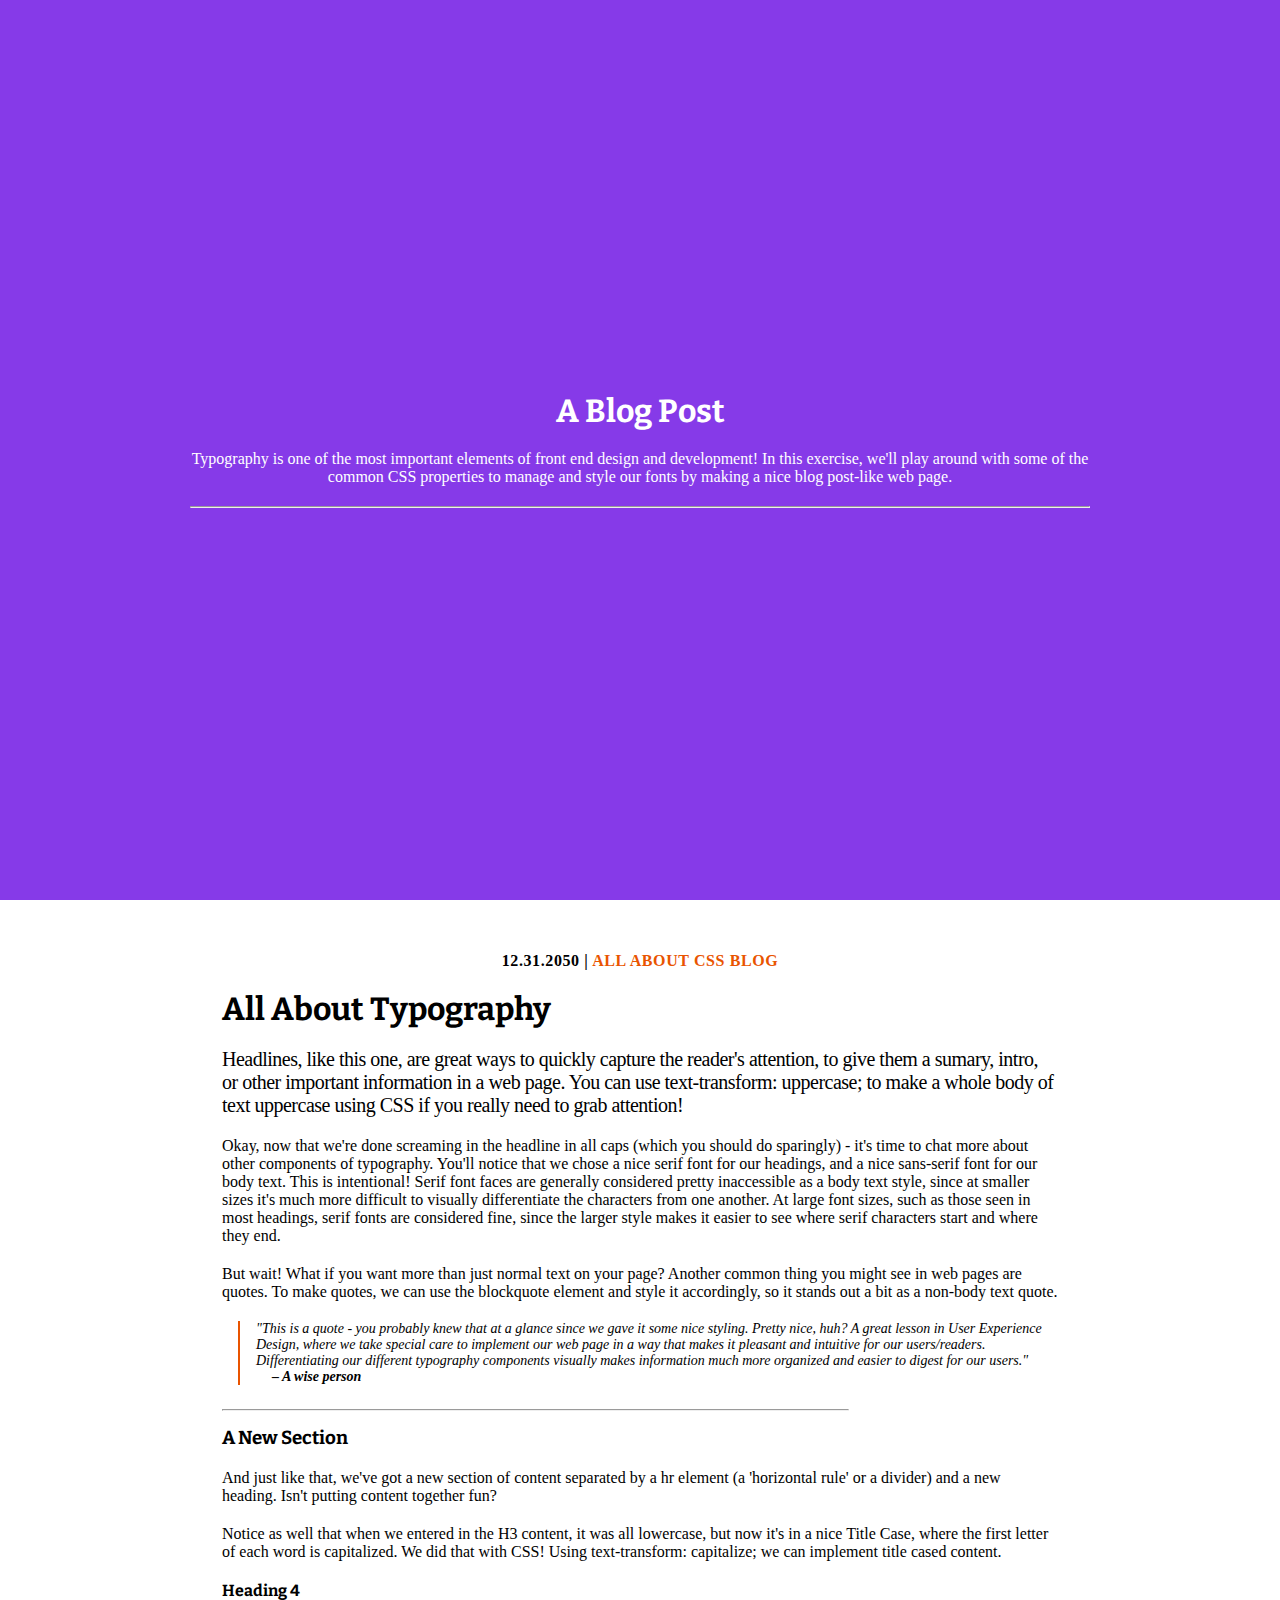
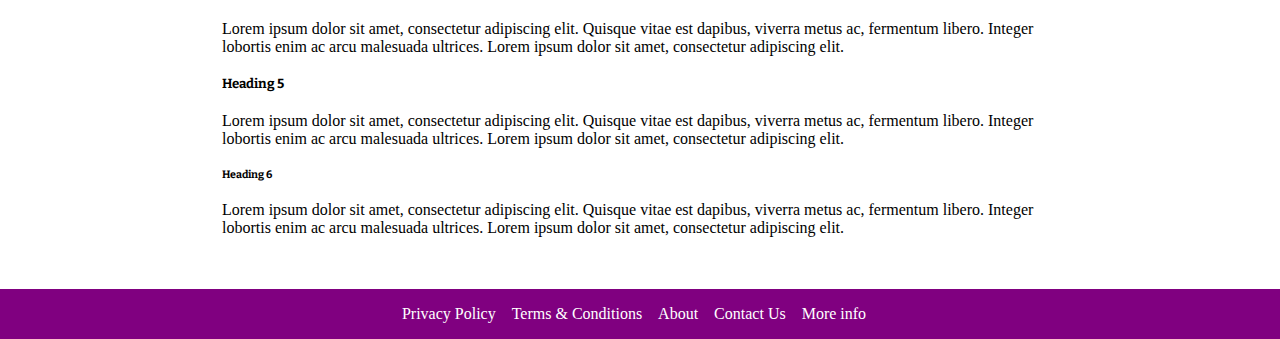
<file: index.html>
<!DOCTYPE html>
<html lang="en">
  <head>
    <meta charset="UTF-8" />
    <meta name="viewport" content="width=device-width, initial-scale=1.0" />
    <link rel="stylesheet" href="./style.css" />
    <link rel="preconnect" href="https://fonts.googleapis.com" />
    <link rel="preconnect" href="https://fonts.gstatic.com" crossorigin />
    <link
      href="https://fonts.googleapis.com/css2?family=Alexandria:wght@600&family=Bitter:wght@300;400;500;700&family=Inter:wght@400;500;800&family=Mukta:wght@300;400;500;700&family=Oleo+Script+Swash+Caps&family=Open+Sans:wght@400;600&family=Roboto:wght@100;400&display=swap"
      rel="stylesheet"
    />
    <title>BlogPost Project</title>
  </head>
  <body>
    <div class="hero">
      <h1 class="hero-heading">A Blog Post</h1>
      <p class="hero-p">
        Typography is one of the most important elements of front end design and
        development! In this exercise, we'll play around with some of the common
        CSS properties to manage and style our fonts by making a nice blog
        post-like web page.
      </p>
      <hr />
    </div>
    <div class="content">
      <p class="info">12.31.2050 | <span> ALL ABOUT CSS BLOG</span></p>
      <h1 class="first-h1">All About Typography</h1>
      <p class="first-para">
        Headlines, like this one, are great ways to quickly capture the reader's
        attention, to give them a sumary, intro, or other important information
        in a web page. You can use text-transform: uppercase; to make a whole
        body of text uppercase using CSS if you really need to grab attention!
      </p>
      <p>
        Okay, now that we're done screaming in the headline in all caps (which
        you should do sparingly) - it's time to chat more about other components
        of typography. You'll notice that we chose a nice serif font for our
        headings, and a nice sans-serif font for our body text. This is
        intentional! Serif font faces are generally considered pretty
        inaccessible as a body text style, since at smaller sizes it's much more
        difficult to visually differentiate the characters from one another. At
        large font sizes, such as those seen in most headings, serif fonts are
        considered fine, since the larger style makes it easier to see where
        serif characters start and where they end.
      </p>
      <p>
        But wait! What if you want more than just normal text on your page?
        Another common thing you might see in web pages are quotes. To make
        quotes, we can use the blockquote element and style it accordingly, so
        it stands out a bit as a non-body text quote.
      </p>
      <blockquote class="block-quote">
        "This is a quote - you probably knew that at a glance since we gave it
        some nice styling. Pretty nice, huh? A great lesson in User Experience
        Design, where we take special care to implement our web page in a way
        that makes it pleasant and intuitive for our users/readers.
        Differentiating our different typography components visually makes
        information much more organized and easier to digest for our users."
        <cite>– A wise person</cite>
      </blockquote>
      <hr style="margin-top: 24px" />

      <h3>A New Section</h3>
      <p>
        And just like that, we've got a new section of content separated by a hr
        element (a 'horizontal rule' or a divider) and a new heading. Isn't
        putting content together fun?
      </p>
      <p>
        Notice as well that when we entered in the H3 content, it was all
        lowercase, but now it's in a nice Title Case, where the first letter of
        each word is capitalized. We did that with CSS! Using text-transform:
        capitalize; we can implement title cased content.
      </p>
      <h4>Heading 4</h4>
      <p>
        Lorem ipsum dolor sit amet, consectetur adipiscing elit. Quisque vitae
        est dapibus, viverra metus ac, fermentum libero. Integer lobortis enim
        ac arcu malesuada ultrices. Lorem ipsum dolor sit amet, consectetur
        adipiscing elit.
      </p>
      <h5>Heading 5</h5>
      <p>
        Lorem ipsum dolor sit amet, consectetur adipiscing elit. Quisque vitae
        est dapibus, viverra metus ac, fermentum libero. Integer lobortis enim
        ac arcu malesuada ultrices. Lorem ipsum dolor sit amet, consectetur
        adipiscing elit.
      </p>
      <h6>Heading 6</h6>
      <p>
        Lorem ipsum dolor sit amet, consectetur adipiscing elit. Quisque vitae
        est dapibus, viverra metus ac, fermentum libero. Integer lobortis enim
        ac arcu malesuada ultrices. Lorem ipsum dolor sit amet, consectetur
        adipiscing elit.
      </p>
    </div>
    <footer>
      <ul>
        <li><a>Privacy Policy</a></li>
        <li><a>Terms & Conditions</a></li>
        <li><a>About</a></li>
        <li><a>Contact Us</a></li>
        <li><a>More info</a></li>
      </ul>
    </footer>
  </body>
</html>
</file>
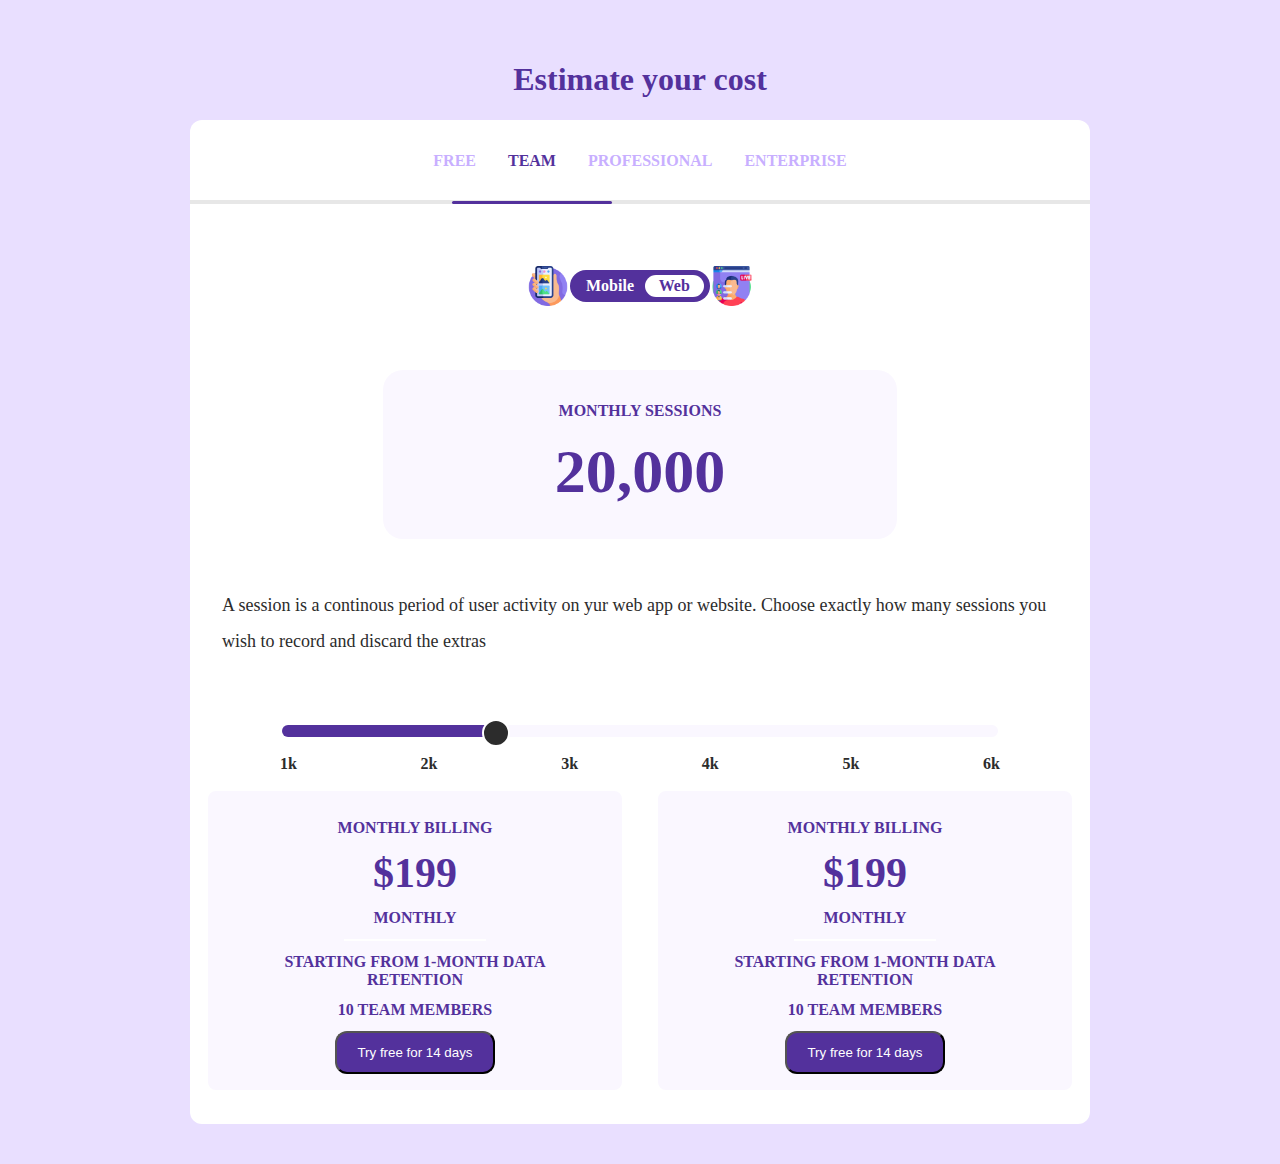
<file: cost estimate project/index.html>
<!DOCTYPE html>
<html lang="en">
  <head>
    <meta charset="UTF-8" />
    <meta name="viewport" content="width=device-width, initial-scale=1.0" />
    <link rel="stylesheet" href="./style.css" />
    <title>Document</title>
  </head>
  <body>
    <h1>Estimate your cost</h1>
    <div class="container">
      <div class="tabs">
        <p>Free</p>
        <p class="active">team</p>
        <p>professional</p>
        <p>enterprise</p>
      </div>
      <div class="line"></div>
      <div class="toggle-wrapper">
        <img src="./images/icon1.png" />
        <div class="toggle">
          <span>Mobile</span>
          <span>Web</span>
        </div>
        <img src="./images/icon2.png" />
      </div>
      <!-- sessions container -->
      <div class="sessions">
        <p>Monthly sessions</p>
        <p>20,000</p>
      </div>
      <p class="description">
        A session is a continous period of user activity on yur web app or
        website. Choose exactly how many sessions you wish to record and discard
        the extras
      </p>
      <div class="scroller">
        <div class="scroll-bar">
          <div class="scroll">
            <div class="point"></div>
          </div>
        </div>
      </div>
      <div class="scroll-progress">
        <ul>
          <li>1k</li>
          <li>2k</li>
          <li>3k</li>
          <li>4k</li>
          <li>5k</li>
          <li>6k</li>
        </ul>
      </div>
      <div class="card-wrapper">
        <card class="card cardss">
          <p>MOnthly Billing</p>
          <p class="price">$199</p>
          <p>Monthly</p>
          <hr />
          <p>Starting from 1-month data retention</p>
          <p>10 team members</p>
          <button class="button">Try free for 14 days</button>
        </card>
        <card class="card">
          <p>MOnthly Billing</p>
          <p class="price">$199</p>
          <p>Monthly</p>
          <hr />
          <p>Starting from 1-month data retention</p>
          <p>10 team members</p>
          <button class="button">Try free for 14 days</button>
        </card>
      </div>
    </div>
  </body>
</html>
</file>
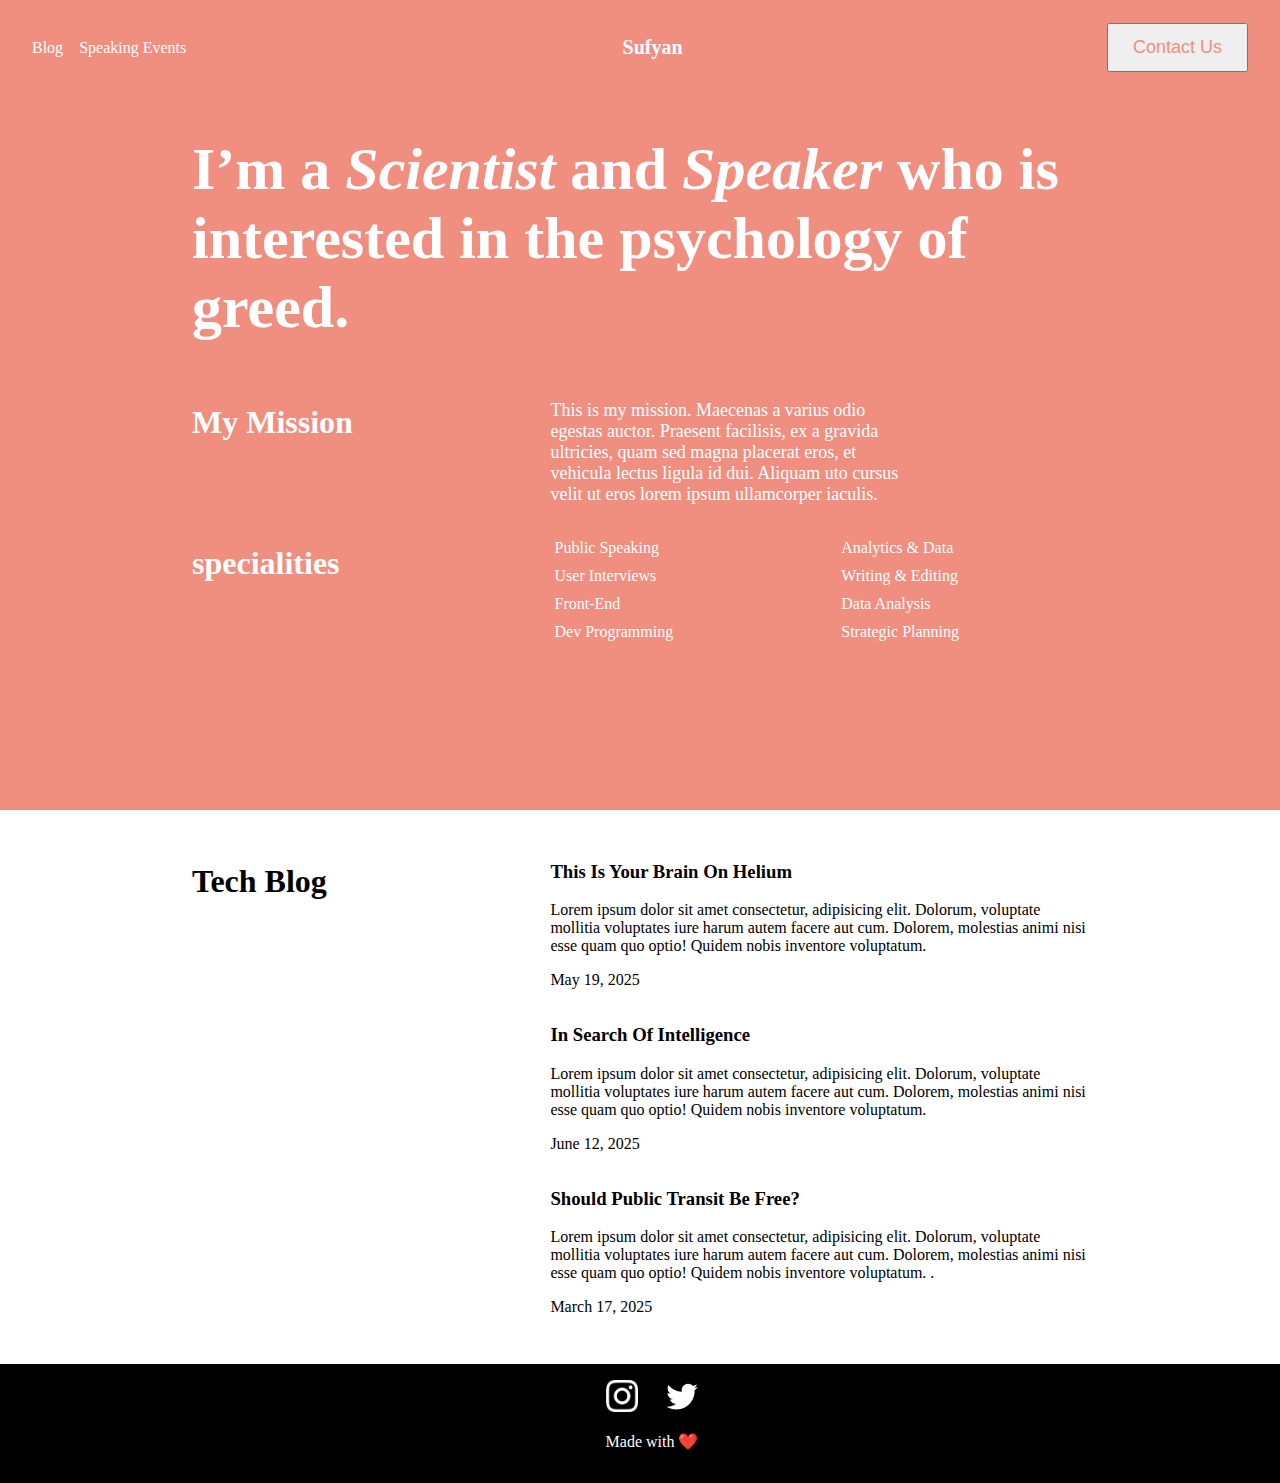
<file: project CV/index.html>
<!DOCTYPE html>
<html lang="en">
  <head>
    <meta charset="UTF-8" />
    <meta name="viewport" content="width=device-width, initial-scale=1.0" />
    <link rel="stylesheet" href="./style.css" />
    <title>Document</title>
  </head>
  <body>
    <section class="hero">
      <header class="header">
        <nav class="navbar">
          <a href="#">Blog</a>
          <a href="#">Speaking Events</a>
        </nav>
        <p>Sufyan</p>
        <button class="nav-btn">Contact Us</button>
      </header>
      <div class="hero-content">
        <h1 class="heading-primary">
          I’m a <em>Scientist</em> and <em>Speaker</em> who is interested in the
          psychology of greed.
        </h1>
      </div>
      <div class="skills-section">
        <h1>My Mission</h1>
        <p>
          This is my mission. Maecenas a varius odio egestas auctor. Praesent
          facilisis, ex a gravida ultricies, quam sed magna placerat eros, et
          vehicula lectus ligula id dui. Aliquam uto cursus velit ut eros lorem
          ipsum ullamcorper iaculis.
        </p>
      </div>
      <div class="skilled-section">
        <h1>specialities</h1>
        <div class="skills-div">
          <div>
          <ul class="skills">
            <li>Public Speaking</li>
            <li>User Interviews</li>
            <li>Front-End </li>
            <li>Dev Programming</li>
            </ul>
          </div>
        <div class="skills-2">
            <ul>
            <li>Analytics & Data</li>
            <li>Writing & Editing</li>
            <li>Data Analysis</li>
            <li>Strategic Planning</li>
            </ul>
          </div>
            </div>
          
        </div>
        </div>
      </div>
    </section>
    <section class="blog">
      <div class="blog-content">
        <div class="blog-heading"><h1>Tech Blog</h1></div>
        <div class="blog-p">
          <h3>
            This Is Your Brain On Helium</h3>
          <p>Lorem ipsum dolor sit amet consectetur, adipisicing elit. Dolorum, voluptate mollitia voluptates iure harum autem facere aut cum. Dolorem, molestias animi nisi esse quam quo optio! Quidem nobis inventore voluptatum.</p>
          <p>May 19, 2025</p>
        </div>
      </div>
      <div class="blog-content">
        <div class="blog-heading"></div>
        <div class="blog-p">
          <h3>
            In Search Of Intelligence</h3>
          <p>Lorem ipsum dolor sit amet consectetur, adipisicing elit. Dolorum, voluptate mollitia voluptates iure harum autem facere aut cum. Dolorem, molestias animi nisi esse quam quo optio! Quidem nobis inventore voluptatum.</p>
          <p>June 12, 2025</p>
        </div>
      </div>
      <div class="blog-content">
        <div class="blog-heading"></div>
        <div class="blog-p">
          <h3>
            Should Public Transit Be Free?</h3>
          <p>Lorem ipsum dolor sit amet consectetur, adipisicing elit. Dolorum, voluptate mollitia voluptates iure harum autem facere aut cum. Dolorem, molestias animi nisi esse quam quo optio! Quidem nobis inventore voluptatum.

            .</p>
          <p>March 17, 2025</p>
        </div>
      </div>
    </section>
    <footer class="footer">
      <div class="footer-content">
        <img src="./images/instagram.png" alt="instagram-icon">
        <img src="./images/twitter.png" alt="twitter icon"> 
        <p>Made with ❤️</p>
      </div>
    </footer>
  </body>
</html>
</file>
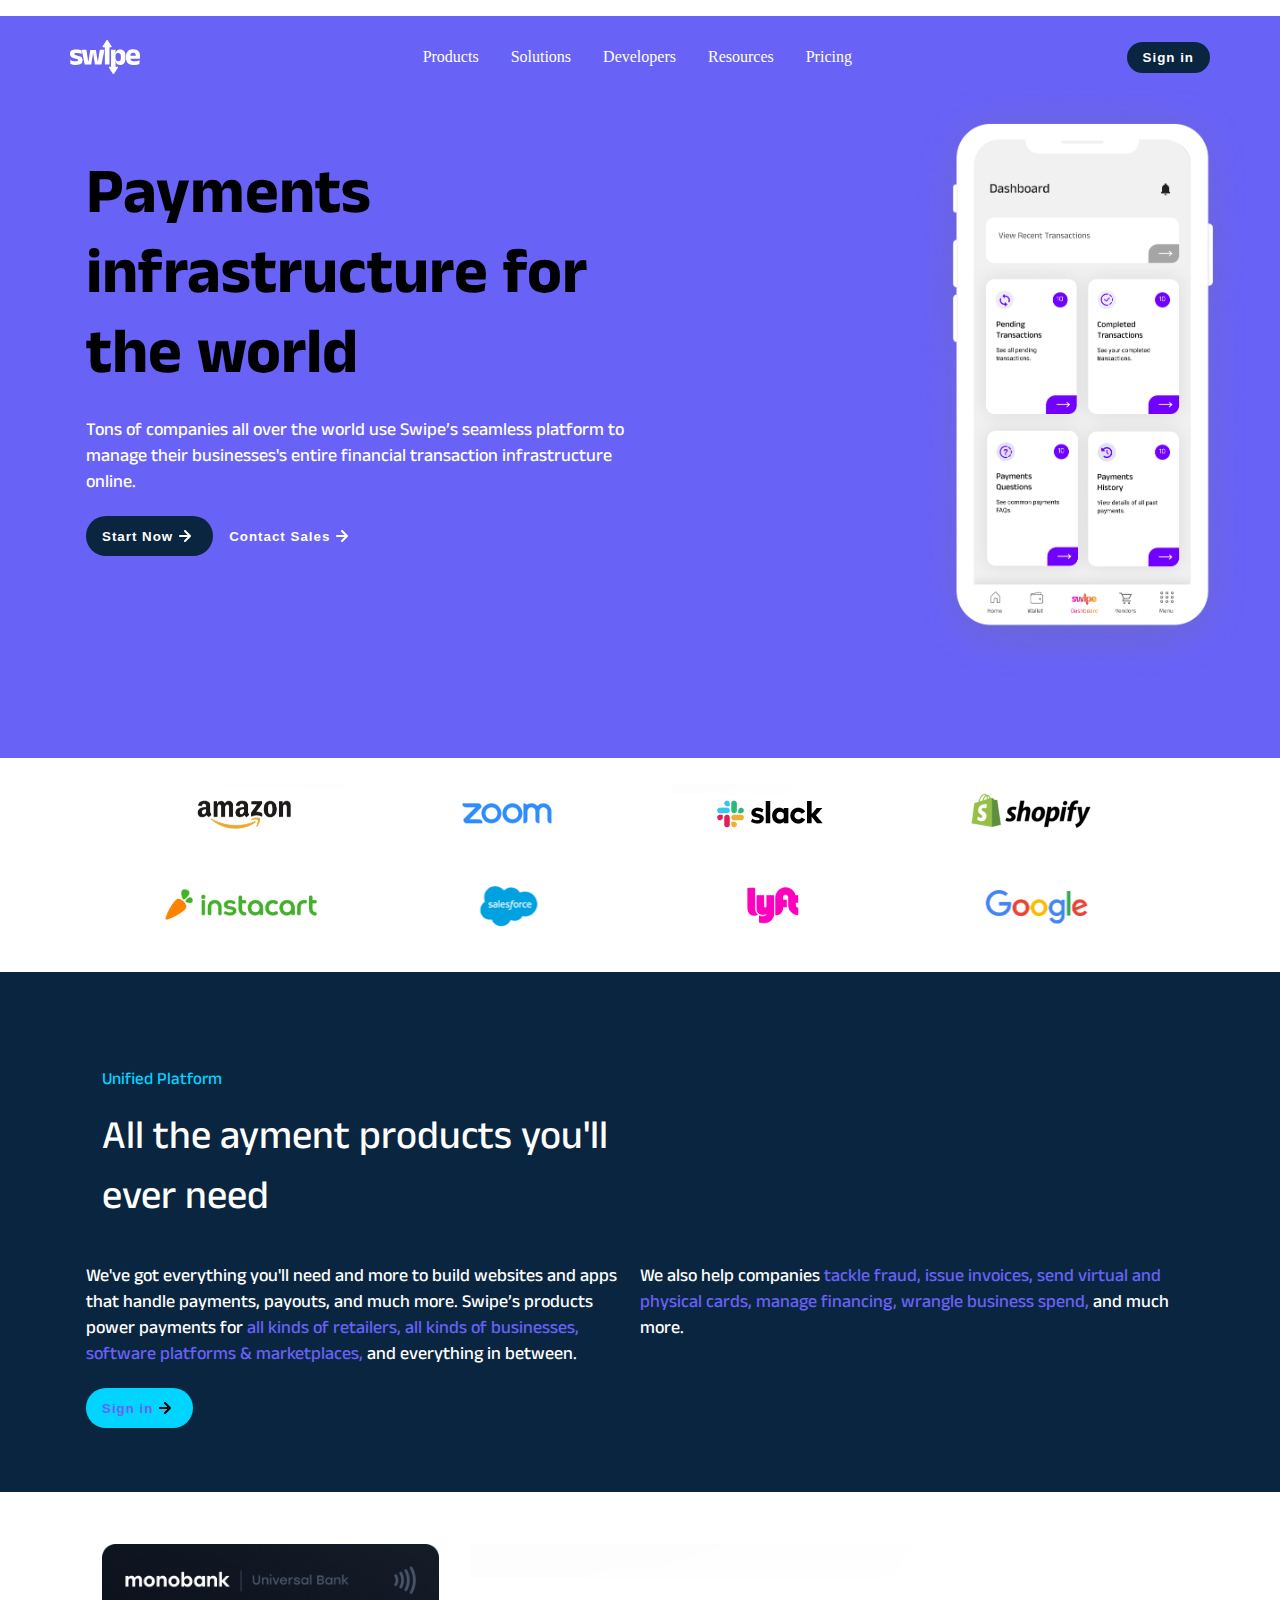
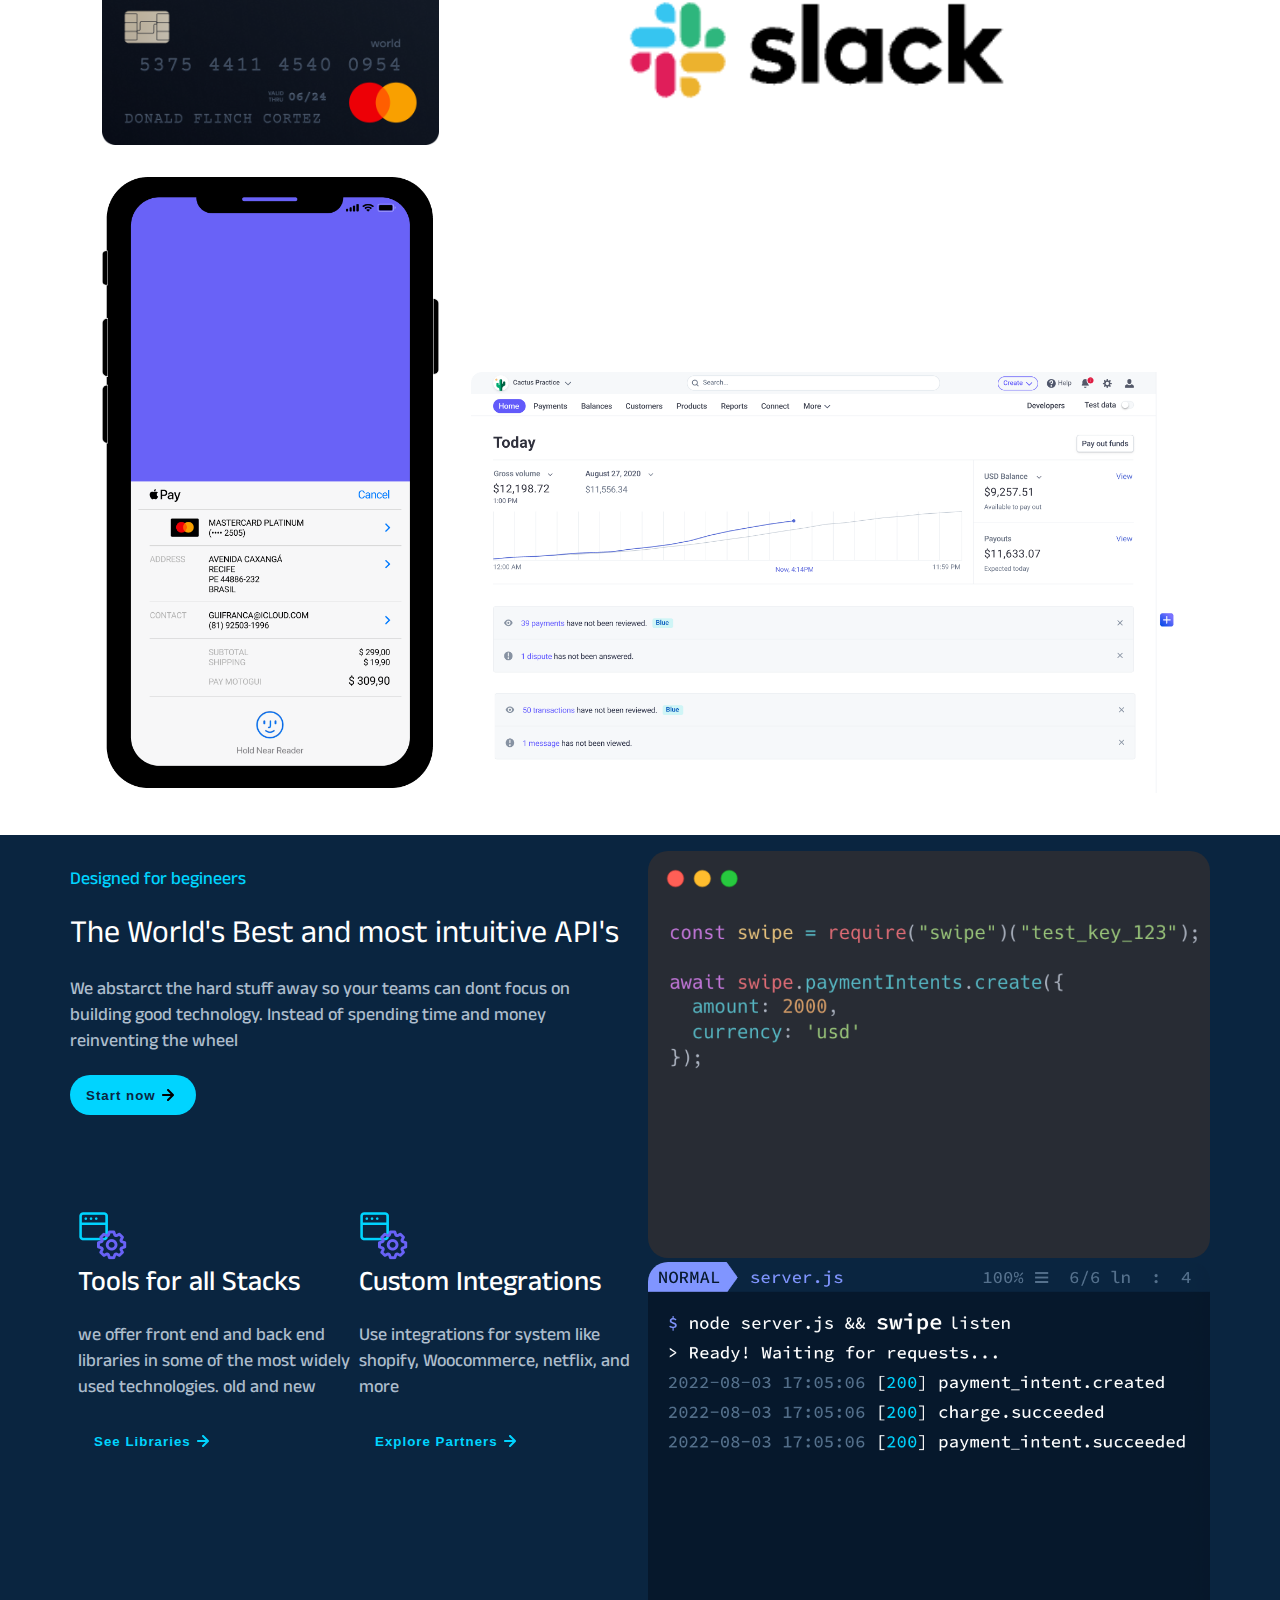
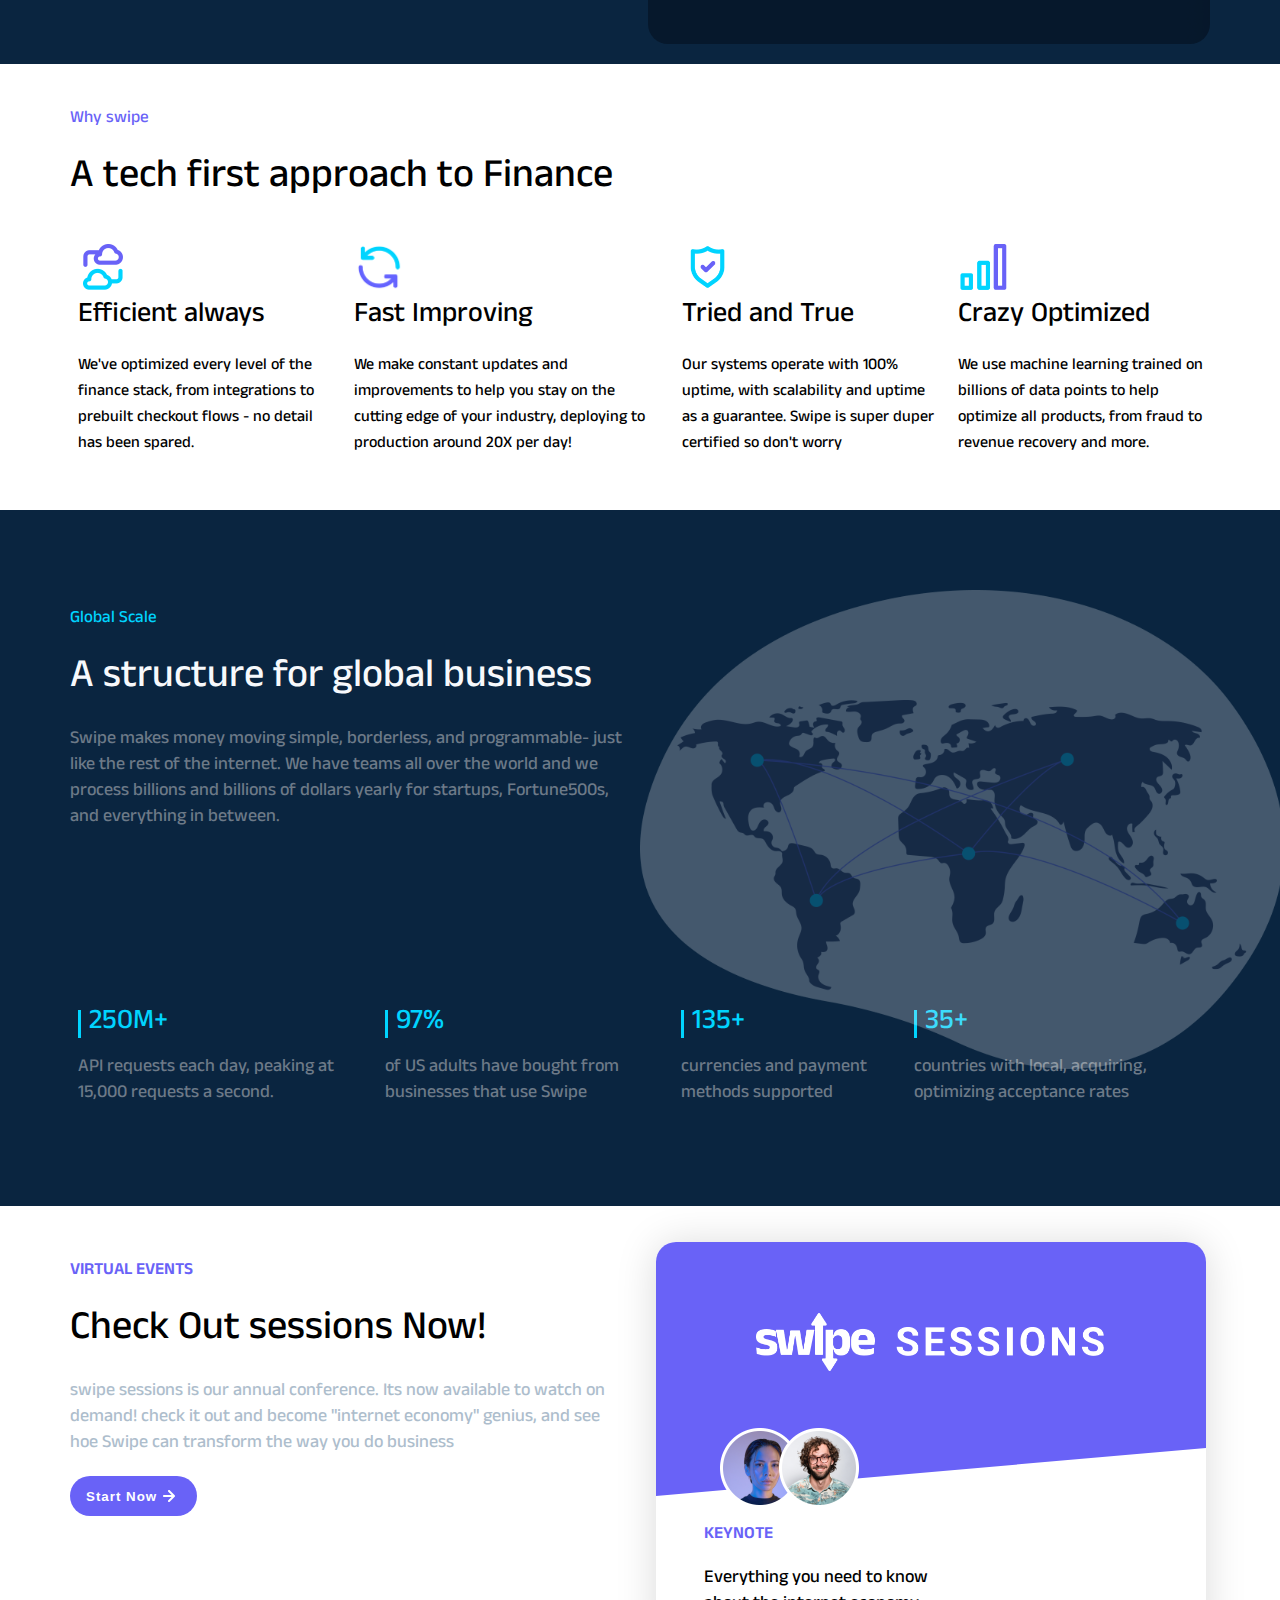
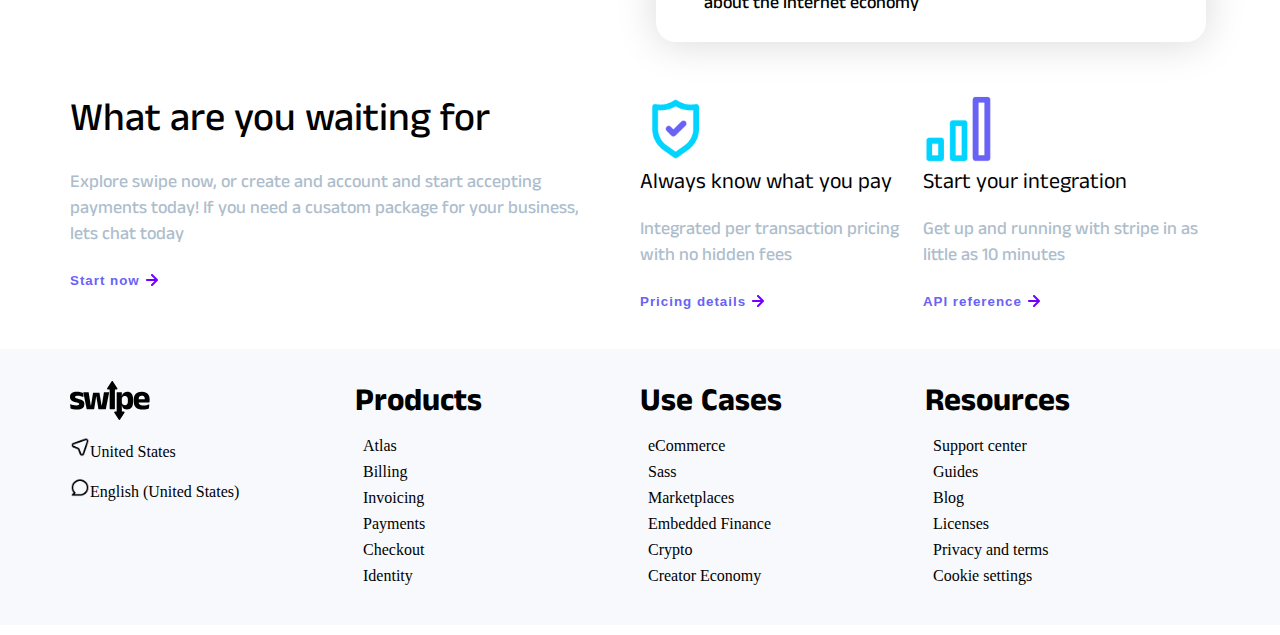
<file: Swipe mega project/index.html>
<!DOCTYPE html>
<html lang="en">
  <head>
    <meta charset="UTF-8" />
    <meta name="viewport" content="width=device-width, initial-scale=1.0" />
    <link rel="preconnect" href="https://fonts.googleapis.com" />
    <link rel="preconnect" href="https://fonts.gstatic.com" crossorigin />
    <link
      href="https://fonts.googleapis.com/css2?family=Alexandria:wght@600&family=Anek+Telugu:wght@300;400;500;600;700&family=Bitter:wght@300;400;500;700&family=Inter:wght@400;500;800&family=Mukta:wght@300;400;500;700&family=Oleo+Script+Swash+Caps&family=Open+Sans:wght@400;600&family=Roboto:wght@100;300;400&display=swap"
      rel="stylesheet"
    />
    <link rel="stylesheet" href="./style.css" />
    <title>Swipe</title>
  </head>
  <body>

    <!-- Navbar -->

      <section class="section-new--nav navbar-background">
      <navbar>
        <img src="./assets/logo-white.svg" />
        <ul class="nav-list">
          <li><a href="#">Products</a></li>
          <li><a href="#">Solutions</a></li>
          <li><a href="#">Developers</a></li>
          <li><a href="#">Resources</a></li>
          <li><a href="#">Pricing</a></li>
        </ul>
        <button class="primary-button nav-btn">Sign in</button>
      </navbar>
    </section>


        <!-- Hero-section -->
      <section class="section-new--nav hero-background">
      <section class="hero-section two-column">
        <div class="column-left">
          <h1>Payments infrastructure for the world</h1>
          <p>
            Tons of companies all over the world use Swipe’s seamless platform
            to manage their businesses's entire financial transaction
            infrastructure online.
          </p>
          <div class="button-div-hero">
            <button class="primary-button with-icon">
              Start Now
              <img src="./assets/arrow-right-light.svg " />
            </button>
            <button class="secondary-button with-icon">
              Contact Sales
              <img
                class="secondary-button-img arrow-color"
                src="./assets/arrow-right-light.svg"
              />
            </button>
          </div>
        </div>
        <div class="column-right hero-phone-container">
          <img class="hero-img" src="./assets/hero-phone.png" />
        </div>
      </section>
    </section>

        <!-- Partners Section -->

      <section class="section-new">
      <section class="partners-section">
        <div class="section-width">
          <div class="partners-grid">
            <img src="./assets/amazon.png" />
            <img src="./assets/zoom.png" />
            <img src="./assets/slack.png" />
            <img src="./assets/shopify.png" />
            <img src="./assets/instacart.png" />
            <img src="./assets/salesforce.png" />
            <img src="./assets/lyft.png" />
            <img src="./assets/google.png" />
          </div>
        </div>
      </section>
    </section>

          <!-- unified-section -->


<section class="section-new unified-background">
      <section class="unified-platform-section">
        <div class="section-width-permanent">
          <p class="subtitle">Unified Platform</p>
          <h3>All the ayment products you'll ever need</h3>
        </div>
        <div class="two-column">
          <div class="column-left">
            <p>
              We've got everything you'll need and more to build websites and
              apps that handle payments, payouts, and much more. Swipe’s
              products power payments for
              <a href="#"
                >all kinds of retailers, all kinds of businesses, software
                platforms & marketplaces,</a
              >
              and everything in between.
            </p>
          </div>
          <div class="column-right">
            <p>
              We also help companies
              <a href="#"
                >tackle fraud, issue invoices, send virtual and physical cards,
                manage financing, wrangle business spend,</a
              >
              and much more.
            </p>
          </div>
        </div>
        <button class="primary-button with-icon">
          Sign in <img src="./assets/arrow-right-dark.svg" />
        </button>
      </section>
    </section>

        <!-- Cards Section images -->

      <section class="section-new">
      <section class="graphics-section section-container">
        <div class="graphics-grid">
          <img src="./assets/credit-card.png" id="credit-card" />
          <img src="./assets/slack.png" id="slack" />
          <img src="./assets/phone.png" id="phone" />
          <img src="./assets/dash.png" id="dash" />
        </div>
      </section>
    </section>

          <!-- integration-section -->

          <section class="new-section">
      <section class="section-width-permanent integration-section ">
        <div class="int-grid-style">
          <div class="integration-text-box">
            <p class="subtitle2">Designed for begineers</p>
            <h4>The World's Best and most intuitive API's</h4>
            <p> We abstarct the hard stuff away so your teams can dont focus on building good technology. Instead of spending time and money reinventing the wheel  </p>
            <button class="primary-button with-icon"> Start now 
              <img src="./assets/arrow-right-dark.svg">
            </button>
          
          <div class="int-grid-in-grid">
            <div class="card">
              <img class="icon" src="./assets/tools-icon.png" />
              <h5>Tools for all Stacks</h3>
              <p class="">
                we offer front end and back end libraries in some of the most
                widely used technologies. old and new
              </p>
              <button class="secondary-button with-icon">See Libraries
                <img src="./assets/arrow-right-blue.svg">
              </button>
            </div>
            <div class="card">
              <img class="icon" src="./assets/tools-icon.png" />
              <h5>Custom Integrations</h3>
              <p>
               Use integrations for system like shopify, Woocommerce, netflix, and more
              </p>
              <button class="secondary-button with-icon">Explore Partners
                <img src="./assets/arrow-right-blue.svg">
              </button>
            </div>
          </div>
        </div> 
        <div class="int-img-section">
          <img  src="./assets/api-code.png" id="api-code">
          <img src="./assets/terminal-code.png" id="terminal-code">
        </div>
      </div>
      </section>
      </section>

        <!-- why swipe section -->


        <section class="section-new">
        <section class="why-swipe-section section-width-permanent">
          <div class="why-swipe-textbox">
            <p class="subtitle">Why swipe</p>
            <h3>A tech first approach to Finance</h3>
            <div class="why-swipe-grid">
              <div class="card">
                <img class="icon" src="./assets/cloud-icon.png" />
                <h5>Efficient always</h3>
                <p>
                  We've optimized every level of the finance stack, from integrations to prebuilt checkout flows - no detail has been spared.
                </p>
            </div>
            <div class="card">
              <img class="icon" src="./assets/cycle-icon.png" />
              <h5>Fast Improving</h3>
              <p>
                We make constant updates and improvements to help you stay on the cutting edge of your industry, deploying to production around 20X per day!
              </p>
          </div>
          <div class="card">
            <img class="icon" src="./assets/shield-icon.png" />
            <h5>Tried and True</h3>
            <p>
              Our systems operate with 100% uptime, with scalability and uptime as a guarantee. Swipe is super duper certified so don't worry
            </p>
          </div>
          <div class="card">
            <img class="icon" src="./assets/bars-icon.png" />
            <h5>Crazy Optimized</h3>
            <p>
              We use machine learning trained on billions of data points to help optimize all products, from fraud to revenue recovery and more.
            </p>
          </div>
            </div>
        </section>
      </section>


      <!-- Global section -->

      <section class="section-new  section-global">
        <div class="section-width-permanent">
        <div class="global-section ">
          <div class="global-text-box">
            <p class="subtitle">Global Scale</p>
            <h3>A structure for global business</h3>
            <p>Swipe makes money moving simple, borderless, and programmable- just like the rest of the internet. We have teams all over the world and we process billions and billions of dollars yearly for startups, Fortune500s, and everything in between.  </p>
          </div>
          <div class="global-img">
            <img src="./assets/global-graphic.png" id="globe">
          </div>
        </div>
        
        <div class="card-section-global">
          <div class="card">
            <h5>250M+</h3>
            <p>
              API requests each day, peaking at 15,000 requests a second.
            </p>
          </div>
          <div class="card">
            <h5>97%</h3>
            <p>
              of US adults have bought from businesses that use Swipe
            </p>
          </div>
          <div class="card">
            <h5>135+</h3>
            <p>
              currencies and payment methods supported
            </p>
          </div>
          <div class="card">
            <h5>35+</h3>
            <p>
              countries with local, acquiring, optimizing acceptance rates
            </p>
          </div>
        </div>
      </div>
      </section>
    
        <!-- section-virtual-events -->

        <section class="section-new">
          <div class="virtual-section section-width-permanent">
            <div class="virtual-content-box">
              <p class="subtitle">Virtual Events</p>
              <h3>Check Out sessions Now!</h3>
              <p class="content">swipe sessions is our annual conference. Its now available to watch on demand! check it out and become "internet economy" genius, and see hoe Swipe can transform the way you do business  </p>
              <button class="primary-button with-icon">
                Start Now
                <img src="./assets/arrow-right-light.svg">
              </button>
            </div>
            <div class="virtual-card">
              <div class="virtual-card-top">
                <img id="swipe-img" src="./assets/swipe-sessions.png">
                <div class="avatars">
                  <img id="avatar-1" src="./assets/avatar1.png">
                  <img id="avatar2" src="./assets/avatar2.png">

                </div>
              </div>
              <div class="virtual-card-bottom">
                <div class="virtual-card-content">
                  <p class="subtitle">Keynote</p>
                  <p class="content">Everything you need to know about the internet economy</p>
                </div>
              </div>

            </div>
          </div>
         </section>   

         <!-- getting started section -->

         <section class="section-new">
          <div class="section-width-permanent">
            <div class="getting-started">
              <div class="getting-started-right">
                <div class="getting-started-content">
                  <h3>What are you waiting for</h3>
                  <p>Explore swipe now, or create and account and start accepting payments today! If you need a cusatom package for your business, lets chat today </p>
                  <button class="secondary-button with-icon">Start now
                    <img src="./assets/arrow-right-purple.svg">
                  </button>
                </div>
              </div>
              <div class="getting-started-left">
                <div class="getting-in-left">
                <img id="shield" src="./assets/shield-icon.png">
                <h6>Always know what you pay</h6>
                <p>Integrated per transaction pricing with no hidden fees</p>
                <button class="secondary-button with-icon">Pricing details
                  <img src="./assets/arrow-right-purple.svg">
                </button>
              </div>
              <div class="getting-in-right">
                <img id="shield" src="./assets/bars-icon.png">
                <h6>Start your integration</h6>
                <p>Get up and running with stripe in as little as 10 minutes</p>
                <button class="secondary-button with-icon">API reference
                  <img src="./assets/arrow-right-purple.svg">
                </button>
              </div>
              </div>
            </div>
          </div>
         </section>

         <!-- section-footer -->

         <section class="section-new footer-background">
         <footer class="footer  section-width-permanent">
            <div class="swipe-logo">
              <img id="footer-logo" src="./assets/logo-dark.svg">
              <div class="logo-div">
                <a href="#"><img id="foot-logo" src="./assets/location-icon.png">United States</a>
                </div>
              <div class="logo-div">

                <a href="#"><img id="foot-logo" src="./assets/comment-icon.png">English (United States)</a>
              </div>
            </div>
              
                <div class="column1">
                  <h4>Products</h4>
                  <ul class="list">
                    <li>Atlas</li>
                    <li>Billing</li>
                    <li>Invoicing</li>
                    <li>Payments</li>
                    <li>Checkout</li>
                    <li>Identity</li>
                  </ul>
                </div>
                <div class="column1">
                  <h4>Use Cases</h4>
                  <ul class="list">
                    <li>eCommerce</li>
                    <li>Sass</li>
                    <li>Marketplaces</li>
                    <li>Embedded Finance</li>
                    <li>Crypto</li>
                    <li>Creator Economy</li>
                  </ul>
                </div>
                <div class="column1">
                  <h4>Resources</h4>
                  <ul class="list">
                    <li>Support center</li>
                    <li>Guides</li>
                    <li>Blog</li>
                    <li>Licenses</li>
                    <li>Privacy and terms</li>
                    <li>Cookie settings</li>
                  </ul>
                </div>
              
         </footer>
        </section>
    </main>
  </body>
</html>
</file>
<file: style.css>
* {
  padding: 0;
  margin: 0;
  box-sizing: border-box;
}

body {
  font-size: "mukta", "sans-serif";
}
.content {
  max-width: 900px;
  margin: 0 auto;
  padding: 32px;
}
.info {
  text-align: center;
  font-weight: 600;
  letter-spacing: 0.6px;
}
.info span {
  color: #e95400;
}
h1,
h2,
h3,
h4,
h5,
h6 {
  font-family: "bitter", "sans-serif";
}
.first-h1 {
  margin: 20px 0;
}
h3 {
  margin-top: 16px;
}
.first-para,
p {
  margin: 20px 0;
}
.first-para {
  font-size: 20px;
  font-weight: 500;
  letter-spacing: -0.5px;
}
.block-quote {
  padding-left: 16px;
  margin-left: 16px;
  font-style: italic;
  font-weight: 500;
  margin-top: 16px;
  font-size: 14px;
  border-left: 2px solid #e95400;
}
.block-quote cite {
  display: block;
  margin-left: 16px;
  font-weight: 600;
}
footer {
  background-color: purple;
}
footer ul {
  padding: 16px;
  text-align: center;
  list-style: none;
}
footer ul li {
  display: inline-block;
  margin-right: 12px;
  color: #fff;
  text-decoration: none;
}
footer ul li a:hover {
  text-decoration: underline;
  cursor: pointer;
}

/* hero section */

.hero {
  background-color: #863ae8;
  height: 100vh;
  width: 100%;
  display: flex;
  flex-direction: column;
  align-items: center;
  justify-content: center;
}
.hero-heading,
.hero-p,
hr {
  color: #fff;
  text-align: center;
  width: 75%;
  max-width: 900px;
}
</file>
<file: cost estimate project/style.css>
body {
  background-color: rgb(233, 223, 255);
  color: rgb(44, 44, 44);
  display: flex;
  flex-direction: column;
  justify-content: center;
  align-items: center;
  padding: 32px;
}
h1 {
  color: rgb(83, 49, 156);
}
.container {
  display: flex;
  flex-direction: column;
  justify-content: center;
  align-items: center;
  background-color: #fff;
  max-width: 900px;
  width: 100%;
  position: relative;
  border-radius: 12px;
}
.tabs {
  display: flex;
  justify-content: space-around;
  text-transform: uppercase;
  color: rgb(200, 175, 255);
  margin-bottom: 32px;
  position: relative;
}

.tabs p {
  padding: 16px;
  font-weight: bold;
}
.tabs p:hover {
  color: rgb(83, 49, 156);
  cursor: pointer;
}
.tabs p.active {
  color: rgb(83, 49, 156);
  position: relative;
}
.line {
  width: 100%;
  height: 4px;
  background-color: rgb(231, 231, 231);
  position: absolute;
  top: 80px;
}
.tabs .active::before {
  content: "";
  width: 200%;
  height: 3px;
  background-color: rgb(83, 49, 156);
  position: absolute;
  left: -50%;
  top: 65px;
  z-index: 2;
  border-radius: 10px;
}

/* toggle bar */

.toggle-wrapper {
  display: flex;
  justify-content: center;
  align-items: center;
  margin: 32px 0;
}
.toggle-wrapper img {
  width: 40px;
  height: 40px;
  margin: 0 2px;
}
.toggle {
  display: flex;
  background-color: rgb(83, 49, 156);
  justify-content: space-between;
  align-items: center;
  width: 140px;
  height: 32px;
  padding: 4px 6px 4px 16px;
  font-size: 16px;
  font-weight: bold;
  box-sizing: border-box;
  border-radius: 30px;
}
.toggle span:first-of-type {
  color: #fff;
}
.toggle span:last-of-type {
  color: rgb(83, 49, 156);
  background-color: #fff;
  padding: 2px 12px;
  border-radius: 20px;
  width: 30%;
  align-items: center;
  text-align: center;
}

/* sessions container */

.sessions {
  background-color: rgb(250, 247, 255);
  width: 50%;
  text-align: center;
  padding: 32px;
  border-radius: 20px;
  margin: 32px 0;
  text-transform: uppercase;

  font-weight: bold;
}

.sessions p:first-of-type {
  margin: 0;
  color: rgb(83, 49, 156);
}

.sessions p:last-of-type {
  margin-top: 16px;
  margin-bottom: 0;
  font-size: 62px;
  color: rgb(83, 49, 156);
}
.description {
  padding: 0 32px;
  line-height: 36px;
  font-size: 18px;
  margin: 16px 0 32px 0;
}

/* scroll effect */

.scroller {
  width: 80%;
  margin: 32px 0 16px 0;

  display: flex;
  justify-content: center;
  align-items: center;
}
.scroll-bar {
  width: 100%;
  background-color: rgb(250, 247, 255);
  height: 12px;
  position: relative;
  border: 2px solid white;
  border-radius: 10px;
}
.scroll {
  width: 31%;
  background-color: rgb(83, 49, 156);
  height: 12px;
  border-top-left-radius: 20px;
  border-bottom-left-radius: 20px;
  position: absolute;
  top: 0;
  left: 0;
}
.point {
  height: 24px;
  width: 24px;
  background-color: rgb(44, 44, 44);
  position: absolute;
  left: 200px;
  border-radius: 50%;
  top: -6px;
  border: 2px solid white;
  transition: 0.5s transform ease;
}
.point:hover {
  transform: scale(1.2);
}
.scroll-progress {
  width: 80%;
}
.scroll-progress ul {
  display: flex;
  list-style: none;
  flex-direction: row;
  justify-content: space-between;
  margin: 0;
  margin-bottom: 16px;
  padding: 0;
}

.scroll-progress ul li {
  font-weight: 600;
  color: rgb(44, 44, 44);
}

/* card design */
.card-wrapper {
  display: flex;

  padding: 0 16px;
}
.card {
  border: 2px solid white;
  border-radius: 10px;
  background-color: rgb(250, 247, 255);
  text-align: center;
  padding: 16px 32px;
  margin-bottom: 32px;
  text-transform: uppercase;
  color: rgb(83, 49, 156);
  font-weight: bold;
}
.card hr {
  width: 40%;
  border: 1px solid white;
}
.card:first-of-type {
  margin-right: 32px;
}
.button {
  background-color: rgb(83, 49, 156);
  color: #fff;
  padding: 12px 20px;
  border-radius: 12px;
  transition: 0.5s transform ease-in;
}
.button:hover {
  cursor: pointer;
  transform: scale(1.1);
}
.price {
  font-size: 42px;
  margin: 0;
}
.card p {
  margin: 12px;
}

/* responsive */

@media only screen and (max-width: 750px) {
  .card {
    width: 90%;
    margin: 16px 0;
  }
  .cardss {
    margin: 16px 0;
    justify-content: center;
    align-items: center;
  }
  .card-wrapper {
    flex-wrap: wrap;
    width: 80%;
  }
  .sessions {
    width: 75%;
  }
  h1 {
    margin-top: 12px;
  }
}
</file>
<file: project CV/style.css>
body {
  padding: 0;
  margin: 0;
}

.hero {
  height: 90vh;
  background-color: #f08e80;
  color: #fff;
}
.header {
  display: flex;
  justify-content: space-between;
  align-items: center;
  padding: 16px 32px;
}
.navbar a {
  text-decoration: none;
  color: #fff;
  margin-right: 12px;
}
.header p {
  color: #fff;
  font-weight: bold;
  font-size: 20px;
}
.nav-btn {
  padding: 12px 24px;
  font-size: 18px;
  color: #f08e80;
  transition: all;
}
.nav-btn:hover {
  background-color: #eac4bf;
  border: 1px solid #f08e80;
}

.hero-content {
  padding: 0 15%;
}
.heading-primary {
  color: #fff;
  font-size: 60px;
}
.skills-section {
  display: flex;
  padding: 0 15%;
}

.skills-section h1 {
  width: 50%;
}
.skills-section p {
  width: 50%;
  padding-right: 20%;
  font-size: 18px;
}
.skilled-section {
  display: grid;
  grid-template-columns: 36% 64%;
  padding: 0 15%;
}
.skills-div {
  width: 100%;
  display: grid;
  grid-template-columns: 1fr 1fr;
  list-style: none;
  justify-content: start;
}
.skills-div ul {
  list-style: none;
}
.skills-div ul li {
  margin-top: 10px;
}

/* blog section */
.blog {
  padding: 32px 0;
}
.blog-content {
  display: grid;
  padding: 0 15%;
  grid-template-columns: 40% 60%;
}
.footer {
  background-color: black;
}
.footer-content img {
  width: 2rem;
  height: 2rem;
  margin-left: 1.5rem;
}
.footer-content p {
  color: #fff;
  margin-left: 1.5rem;
}
.footer-content {
  text-align: center;
  padding: 16px;
}
</file>
<file: Swipe mega project/style.css>
:root {
  --text-light: #fff;
  --text-dark: #000;
  --body-font: "Roboto", sans-serif;
  --text-grey: #adbdcc;
  --heading-font: "Anek Telugu", sans-serif;

  /* color sizes */
  --h1-size: 64px;
  --h2-size: 50px;
  --h3-size: 40px;
  --h4-size: 32px;
  --h5-size: 28px;
  --h6-size: 22px;

  /* margins */
  --marg-sm: 8px;
  --marg--med: 16px;
  --marg-large: 32px;
  --marg-xl: 64px;

  /* colors */
  --purple-1: #6962f7;
  --purple-2: #7000ff;
  --accent-color: #0a2540;
  --blue-1: #00d4ff;
  --bg-white: #fff;
  --bg-light: #f7f9fc;

  /* button */
  --button-hover-color: #6d7a88;
  --primary-accent: #0a2540;

  /* section */

  .section-container {
    width: 100%;
    max-width: 1140px;
  }
}

body {
  margin: 0;
  box-sizing: border-box;
  padding: 0;
  background-color: var(--bg-white);
  padding: var(--marg--med) 0 0 0;
  display: flex;
  flex-direction: column;
  justify-content: center;
  align-items: center;
}

h1 {
  color: var(--text-grey);
  font-family: var(--heading-font);
  font-weight: 700;
  font-size: var(--h1-size);
  width: 100%;
  margin: 0;
}
h2 {
  font-family: var(--heading-font);
  font-weight: 600;
  font-size: var(--h2-size);
  width: 100%;
  margin: 0;
  line-height: -0.75px;
}
h3 {
  font-family: var(--heading-font);
  font-weight: 500;
  font-size: var(--h3-size);
  width: 100%;
  margin: 0;
  line-height: -0.5px;
}
h4 {
  font-family: var(--heading-font);
  font-weight: 400;
  font-size: var(--h4-size);
  width: 100%;
  margin: 0;
  line-height: -0.25px;
}
h5 {
  font-family: var(--heading-font);
  font-weight: 500;
  font-size: var(--h5-size);
  width: 100%;
  margin: 0;
  /* line-height: 1px; */
}
h6 {
  font-family: var(--heading-font);
  font-weight: 400;
  font-size: var(--h6-size);
  width: 100%;
  margin: 0;
  /* line-height: 1.5px; */
}
a {
  text-decoration: none;
  font-weight: 500;
  color: var(--purple-1);
  transition: color 0.5s ease-in;
}
a:hover {
  color: var(--accent-color);
}
p {
  font-size: 18px;
  line-height: 26px;
  font-family: var(--heading-font);
  font-weight: 500;
  color: var(--text-grey);
}
.subtitle {
  color: var(--purple-1);
  font-family: var(--heading-font);
  font-weight: 500;
  font-size: 17px;
  line-height: 26px;
}
.subtitle2 {
  color: var(--blue-1);
}
.secondary-text {
  font-size: 14px;
  line-height: 18px;
  color: var(--text-grey);
}
.primary-button {
  color: var(--text-light);
  background-color: var(--primary-accent);
  border: none;
  border-radius: 20px;
  padding: var(--marg-sm) var(--marg--med);
  letter-spacing: 1px;
  font-weight: bold;
  transition: all 0.2s ease;
}
.primary-button:hover {
  background-color: var(--button-hover-color);
  cursor: pointer;
}

.secondary-button {
  color: var(--primary-accent);
  background-color: transparent;
  border: none;
  border-radius: 20px;
  padding: var(--marg-sm) var(--marg--med);
  letter-spacing: 1px;
  font-weight: bold;
  transition: all 0.2s ease;
}
.hero-section .button-div-hero .secondary-button-img {
  color: var(--purple-2);
}
.secondary-button:hover {
  opacity: 0.5;
  cursor: pointer;
}

.with-icon {
  display: flex;
  justify-content: center;
  align-items: center;
}
.with-icon img {
  transition: transform 0.25s ease;
}

.with-icon:hover > img {
  transform: translateX(3px);
}

/* navbar */
.navbar-background {
  background-color: var(--purple-1);
}

navbar {
  display: flex;
  margin: 0 var(--marg--med);
  width: 100%;
  max-width: 1140px;
  justify-content: space-between;
  align-items: center;
  padding: var(--marg--med) 0;
  /* background-color: var(--text-grey); */
}

.nav-list {
  display: flex;
  list-style: none;
}
.nav-list a {
  color: var(--bg-white);
  cursor: pointer;
}
.nav-list a:hover {
  border-bottom: 1px solid white;
}
.nav-list a:last-child {
  margin-right: 2rem;
}
.nav-btn:hover {
  background-color: var(--purple-2);
}

/* section 2 column */
.section-width-permanent {
  width: 100%;
  max-width: 1140px;
  padding: var(--marg--med) var(--marg-large);
}
.two-column {
  width: 100%;
  max-width: 1140px;
  display: flex;
  flex-direction: row;
  justify-content: center;
  align-items: start;
}

.two-column > .column-right {
  display: flex;
  flex-direction: column;
  justify-content: center;
  align-items: start;
  width: 50%;
  padding-right: var(--marg--med);
}

.two-column > .column-left {
  display: flex;
  justify-content: center;
  align-items: start;
  width: 50%;
  padding-left: var(--marg--med);
  flex-direction: column;
}

/* hero section */

.hero-section {
  padding: var(--marg-xl) 0 var(--marg-large) 0;
}
.hero-background {
  background-color: #6962f7;
}
.hero-background .primary-button:hover {
  background-color: var(--purple-2);
  color: var(--bg-white);
}
.hero-section h1 {
  color: var(--text-dark);
  line-height: 80px;
}
.hero-background .secondary-button {
  color: var(--bg-white);
}
.hero-section p {
  color: var(--bg-white);
}

.button-div-hero {
  display: flex;
}

.button-div-hero button:nth-of-type(2):hover {
  background-color: var(--purple-1);
}
.button-div-hero .secondary-button-img {
  color: var(--bg-white);
}
.hero-section .hero-phone-container {
  height: 564px;
  align-items: flex-end;
}
.hero-img {
  height: 600px;
  transform: translate(60px, -64px);
}

.section-width {
  width: 100%;
  max-width: 1140px;
}
.partners-grid {
  display: grid;
  grid-template-columns: 1fr 1fr 1fr 1fr;
  margin: var(--marg--med) 0;
  column-gap: var(--marg-xl);
  row-gap: var(--marg-large);
}
.partners-grid img {
  height: 60px;
  place-self: centre;
}

/* section unified platform */

.unified-platform-section {
  padding: var(--marg-xl) 0;
}
.unified-platform-section h3 {
  width: 50%;
}
.unified-platform-section .primary-button {
  background-color: var(--blue-1);
  color: var(--purple-1);
  margin-left: var(--marg--med);
}
.unified-platform-section .primary-button:hover {
  color: var(--bg-white);
  background-color: var(--blue-1);
}
.unified-background {
  background-color: var(--primary-accent);
  color: var(--bg-white);
}
.unified-background p {
  color: var(--bg-white);
}
.unified-background .subtitle {
  color: var(--blue-1);
}
/* section graphics */

.graphics-grid {
  display: grid;
  grid-template-areas:
    "card slack slack"
    "phone slack slack"
    "phone dash dash";
  grid-gap: var(--marg-large);
  border-radius: 0 2px 40px rgba(0, 0, 0, 0.15);
  padding: var(--marg-large);
}
#credit-card {
  grid-area: card;
  width: 100%;
}
#slack {
  grid-area: slack;
  width: 100%;
}
#phone {
  grid-area: phone;
  width: 100%;
}
#dash {
  grid-area: dash;
  width: 100%;
}

/* section card */

.card {
  padding: var(--marg-large) 0 0 var(--marg-sm);
}
.card-section {
  display: flex;
  flex-direction: column;
  align-items: self-start;
  justify-content: self-start;
}
.card .icon {
  height: 50px;
}
.section-new {
  width: 100%;
  display: flex;
  justify-content: center;
  margin: 10px 0;
}

/* integration Section */

.integration-section {
  background-color: var(--accent-color);
  color: var(--text-light);
}
.integration-section .primary-button {
  background-color: var(--blue-1);
  color: var(--accent-color);
}

.int-grid-style {
  display: grid;
  grid-template-columns: 1fr 1fr;
  width: 100%;
  column-gap: 1rem;
}
.int-grid-in-grid {
  display: grid;
  grid-template-columns: 1fr 1fr;
  width: 100%;
  margin-top: var(--marg-xl);
}

#api-code,
#terminal-code {
  overflow: hidden;
  width: 100%;
  border-radius: 20px;
}
.integration-section .secondary-button {
  color: var(--blue-1);
}
.integration-section .primary-button:hover {
  background-color: var(--bg-light);
}

/* why-swipe-section */
.why-swipe-grid {
  width: 100%;
  display: grid;
  grid-template-columns: 1fr 1.2fr 1fr 1fr;
  column-gap: 1rem;
}
.why-swipe-section .why-swipe-grid p {
  color: #000;
  font-size: 16px;
  font-weight: 500;
}
.new-section {
  background-color: var(--accent-color);
  width: 100vw;
  display: flex;
  justify-content: center;
}

/* global section */

.global-section {
  display: grid;
  grid-template-columns: 1fr 1fr;
  justify-content: center;
  position: relative;
  padding: var(--marg-xl) 0;
}
.card-section-global {
  display: flex;
  margin: var(--marg-xl) 0;
}
.section-global {
  background-color: var(--accent-color);
  color: var(--bg-light);
}
.section-global p {
  color: var(--button-hover-color);
}
.section-global h3 {
  font-weight: 500;
  color: var(--bg-light);
}
.section-global .subtitle {
  color: var(--blue-1);
}
.section-global h5 {
  color: var(--blue-1);
  border-left: 3px solid var(--blue-1);
  padding-left: var(--marg-sm);
  line-height: 28px;
}
#globe {
  max-width: 644px;
  opacity: 25%;
  position: absolute;
}

/* virtual events section */

.virtual-section {
  width: 100%;
  display: grid;
  column-gap: 2rem;
  grid-template-columns: 1fr 1fr;
}
.virtual-section .subtitle {
  font-weight: 600;
  text-transform: uppercase;
}
.virtual-section .primary-button {
  background-color: var(--purple-1);
}
.virtual-section .primary-button:hover {
  background-color: var(--accent-color);
}
.virtual-content-box {
  width: 100%;
}
.virtual-card {
  width: 550px;
  height: 400px;
  box-shadow: 0px 2px 40px rgba(0, 0, 0, 0.15);
  border-radius: 20px;
  overflow: hidden;
}
.virtual-section .virtual-card-top {
  width: 100%;
  height: 50%;
  /* background-color: var(--purple-1); */
  position: relative;
  display: flex;
  justify-content: center;
  align-items: center;
}
.virtual-section .virtual-card-bottom {
  margin-top: var(--marg-large);
}
.virtual-section .virtual-card-top::before {
  content: "";
  width: 100%;
  height: 130%;
  background-color: var(--purple-1);
  position: absolute;
  transform: skewY(-5deg);
  z-index: 1;
}
#swipe-img {
  z-index: 2;
  width: 350px;
}
.virtual-section .avatars {
  z-index: 4;
  position: absolute;
  bottom: -70px;
  left: var(--marg-xl);
}
#avatar-1 {
  width: 80px;
  height: 80px;
  margin-right: -25px;
}
#avatar2 {
  width: 80px;
  height: 80px;
}
.virtual-section .virtual-card-bottom {
  padding: var(--marg-large);
  margin-left: var(--marg--med);
}
.virtual-section .virtual-card-bottom .content {
  color: #000;
  width: 50%;
}

/* getting started section */

.getting-started {
  display: grid;
  grid-template-columns: 1fr 1fr;
}
.getting-started .secondary-button {
  margin: 0;
  padding: 0;
  color: var(--purple-1);
}
.getting-started-left {
  display: flex;
}
.getting-started-right {
  width: 90%;
}
#shield {
  height: 70px;
}

/* footer section */
.footer {
  display: grid;
  grid-template-columns: 1fr 1fr 1fr 1fr;
  padding: var(--marg-large) 0;
}
.footer h4 {
  font-weight: 700;
}
.swipe-logo {
  display: flex;
  flex-direction: column;
}
#footer-logo {
  width: 80px;
  justify-content: center;
  align-items: center;
}
#foot-logo {
  width: 20px;
  margin-top: 1rem;
  color: #000;
}
.logo-div {
  justify-content: center;
  align-items: center;
}
.logo-div a {
  color: #000;
}
.footer-background {
  background-color: var(--bg-light);
}
.column1 .list {
  text-decoration: none;
  list-style: none;
}

.column1 ul {
  margin: 0;
  padding: 0;
}
.column1 ul li {
  margin: var(--marg-sm);
}

/* navbar extra classes */
.section-new--nav {
  width: 100%;
  display: flex;
  justify-content: center;
}
</file>
